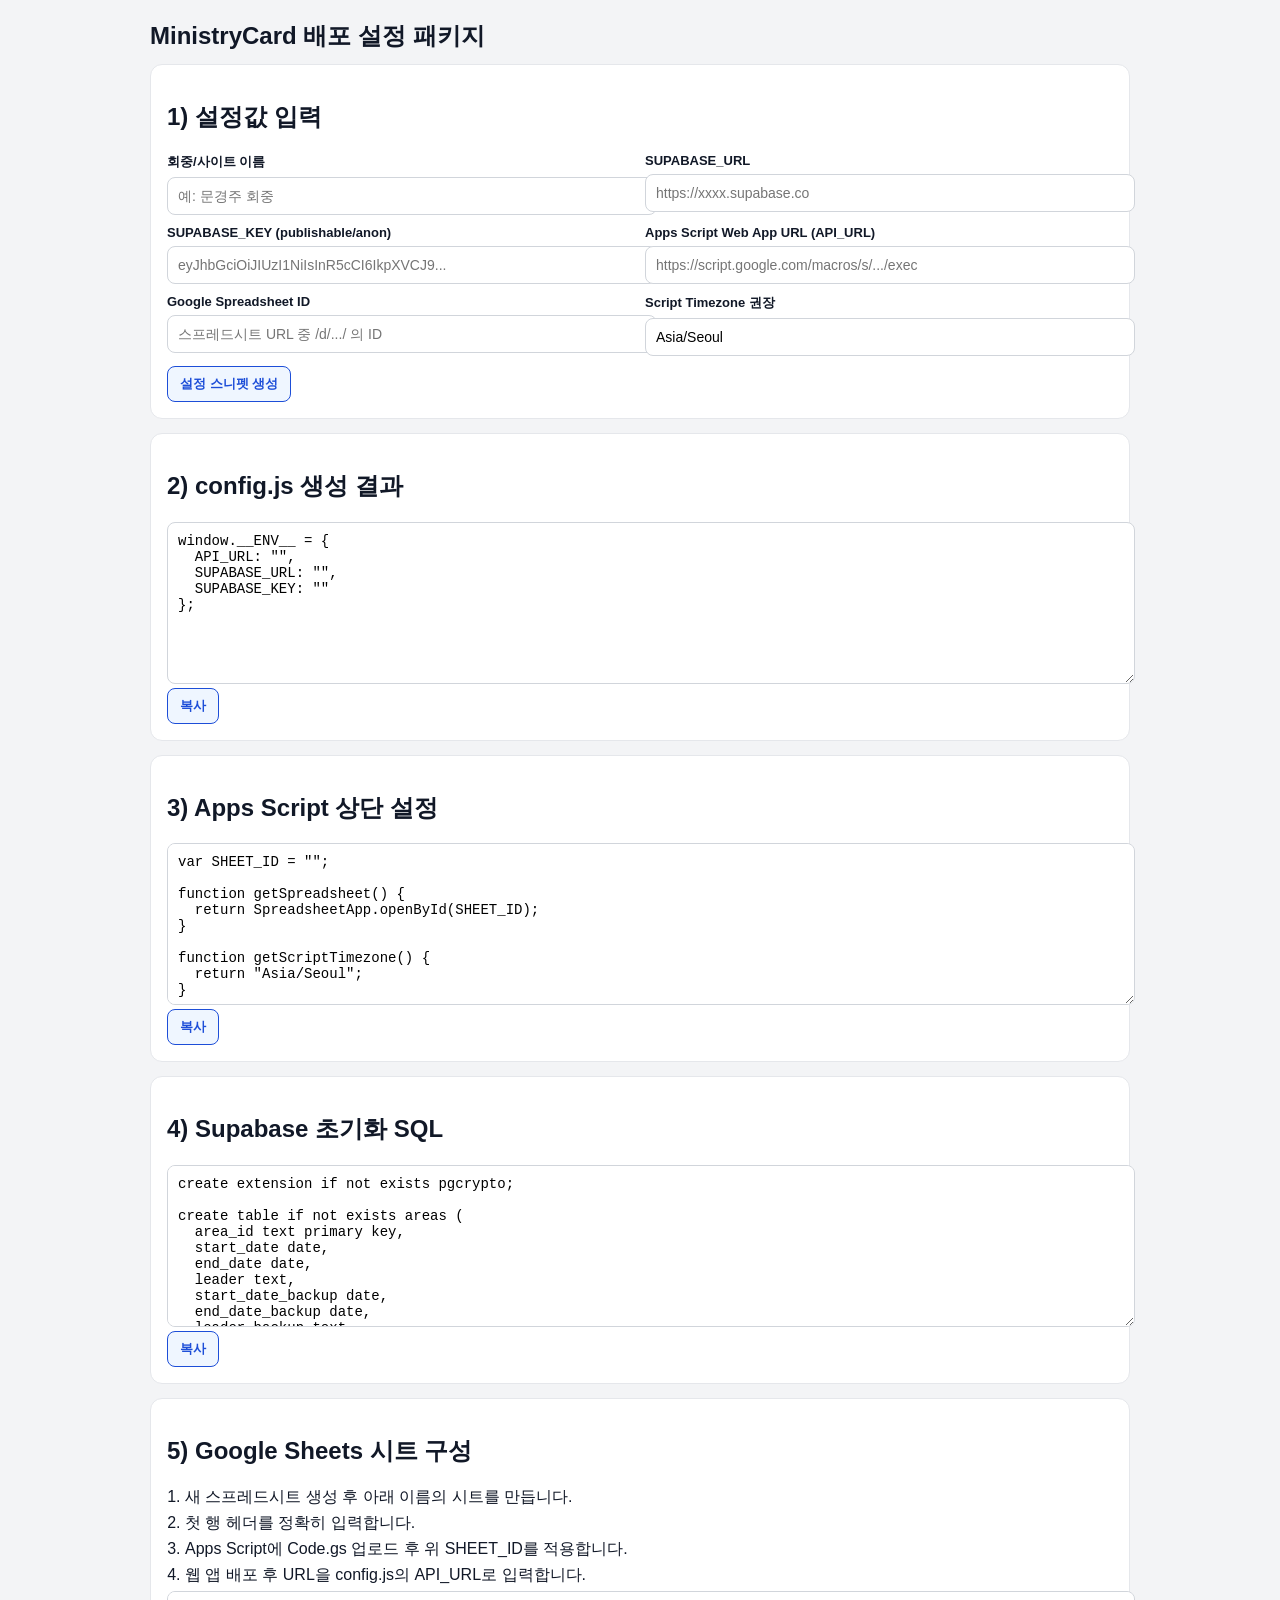
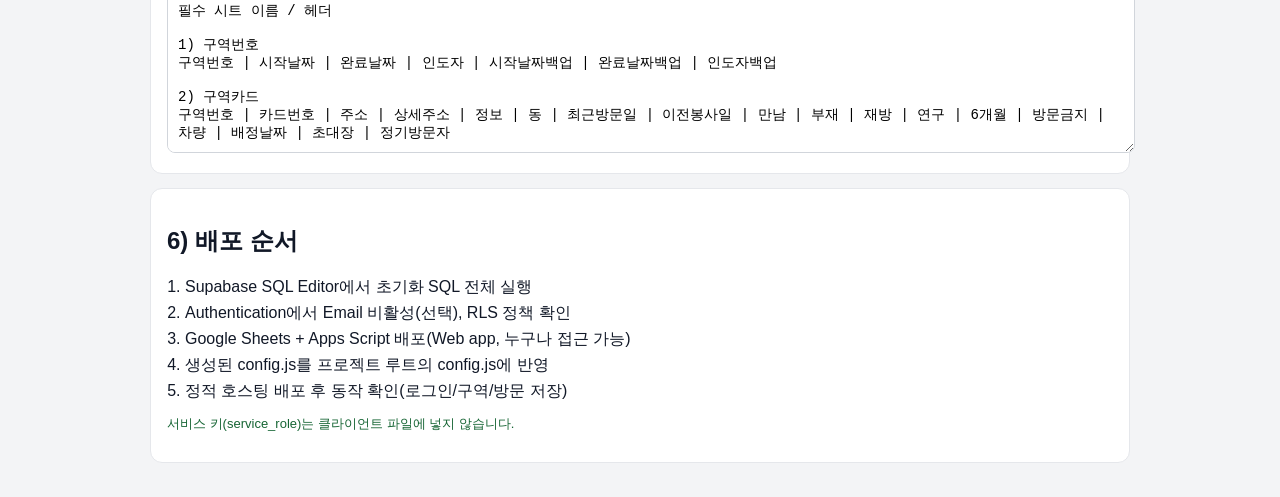
<file: setting.html>
<!doctype html>
<html lang="ko">
  <head>
    <meta charset="UTF-8" />
    <meta name="viewport" content="width=device-width, initial-scale=1.0" />
    <title>MinistryCard 배포 설정</title>
    <style>
      body {
        margin: 0;
        font-family: Arial, sans-serif;
        background: #f3f4f6;
        color: #111827;
      }
      .wrap {
        max-width: 980px;
        margin: 0 auto;
        padding: 20px;
      }
      h1 {
        margin: 0 0 12px;
        font-size: 24px;
      }
      .card {
        background: #ffffff;
        border: 1px solid #e5e7eb;
        border-radius: 12px;
        padding: 16px;
        margin-bottom: 14px;
      }
      .grid {
        display: grid;
        grid-template-columns: 1fr 1fr;
        gap: 10px;
      }
      .field {
        display: flex;
        flex-direction: column;
        gap: 6px;
      }
      label {
        font-size: 13px;
        font-weight: 700;
      }
      input,
      textarea {
        width: 100%;
        border: 1px solid #d1d5db;
        border-radius: 8px;
        font-size: 14px;
        padding: 10px;
        background: #fff;
      }
      textarea {
        min-height: 140px;
        resize: vertical;
        font-family: Consolas, monospace;
      }
      .actions {
        display: flex;
        gap: 8px;
        flex-wrap: wrap;
      }
      button {
        border: 1px solid #1d4ed8;
        color: #1d4ed8;
        background: #eff6ff;
        border-radius: 8px;
        padding: 8px 12px;
        font-weight: 700;
        cursor: pointer;
      }
      .step {
        margin: 0;
        padding-left: 18px;
      }
      .step li {
        margin: 5px 0;
      }
      .ok {
        font-size: 13px;
        color: #166534;
      }
      @media (max-width: 768px) {
        .grid {
          grid-template-columns: 1fr;
        }
      }
    </style>
  </head>
  <body>
    <div class="wrap">
      <h1>MinistryCard 배포 설정 패키지</h1>

      <section class="card">
        <h2>1) 설정값 입력</h2>
        <div class="grid">
          <div class="field">
            <label for="siteName">회중/사이트 이름</label>
            <input id="siteName" placeholder="예: 문경주 회중" />
          </div>
          <div class="field">
            <label for="supabaseUrl">SUPABASE_URL</label>
            <input id="supabaseUrl" placeholder="https://xxxx.supabase.co" />
          </div>
          <div class="field">
            <label for="supabaseKey">SUPABASE_KEY (publishable/anon)</label>
            <input id="supabaseKey" placeholder="eyJhbGciOiJIUzI1NiIsInR5cCI6IkpXVCJ9..." />
          </div>
          <div class="field">
            <label for="apiUrl">Apps Script Web App URL (API_URL)</label>
            <input id="apiUrl" placeholder="https://script.google.com/macros/s/.../exec" />
          </div>
          <div class="field">
            <label for="sheetId">Google Spreadsheet ID</label>
            <input id="sheetId" placeholder="스프레드시트 URL 중 /d/.../ 의 ID" />
          </div>
          <div class="field">
            <label for="timezone">Script Timezone 권장</label>
            <input id="timezone" value="Asia/Seoul" />
          </div>
        </div>
        <div class="actions" style="margin-top: 10px">
          <button id="genBtn">설정 스니펫 생성</button>
        </div>
      </section>

      <section class="card">
        <h2>2) config.js 생성 결과</h2>
        <textarea id="configOut"></textarea>
        <div class="actions">
          <button data-copy="configOut">복사</button>
        </div>
      </section>

      <section class="card">
        <h2>3) Apps Script 상단 설정</h2>
        <textarea id="gasOut"></textarea>
        <div class="actions">
          <button data-copy="gasOut">복사</button>
        </div>
      </section>

      <section class="card">
        <h2>4) Supabase 초기화 SQL</h2>
        <textarea id="sqlOut"></textarea>
        <div class="actions">
          <button data-copy="sqlOut">복사</button>
        </div>
      </section>

      <section class="card">
        <h2>5) Google Sheets 시트 구성</h2>
        <ol class="step">
          <li>새 스프레드시트 생성 후 아래 이름의 시트를 만듭니다.</li>
          <li>첫 행 헤더를 정확히 입력합니다.</li>
          <li>Apps Script에 Code.gs 업로드 후 위 SHEET_ID를 적용합니다.</li>
          <li>웹 앱 배포 후 URL을 config.js의 API_URL로 입력합니다.</li>
        </ol>
        <textarea id="sheetSpec" readonly></textarea>
      </section>

      <section class="card">
        <h2>6) 배포 순서</h2>
        <ol class="step">
          <li>Supabase SQL Editor에서 초기화 SQL 전체 실행</li>
          <li>Authentication에서 Email 비활성(선택), RLS 정책 확인</li>
          <li>Google Sheets + Apps Script 배포(Web app, 누구나 접근 가능)</li>
          <li>생성된 config.js를 프로젝트 루트의 config.js에 반영</li>
          <li>정적 호스팅 배포 후 동작 확인(로그인/구역/방문 저장)</li>
        </ol>
        <p class="ok">서비스 키(service_role)는 클라이언트 파일에 넣지 않습니다.</p>
      </section>
    </div>

    <script>
      const sqlTemplate = `create extension if not exists pgcrypto;

create table if not exists areas (
  area_id text primary key,
  start_date date,
  end_date date,
  leader text,
  start_date_backup date,
  end_date_backup date,
  leader_backup text
);

create table if not exists cards (
  id uuid primary key default gen_random_uuid(),
  area_id text not null,
  card_number text not null,
  town text,
  address text,
  detail_address text,
  memo text,
  recent_visit_date date,
  prev_visit_date date,
  meet boolean default false,
  absent boolean default false,
  revisit boolean default false,
  study boolean default false,
  six_months boolean default false,
  banned boolean default false,
  invite boolean default false,
  car_id text,
  assignment_date date,
  regular_worker text,
  created_at timestamptz default now(),
  unique(area_id, card_number)
);

create table if not exists deleted_cards (
  id uuid primary key default gen_random_uuid(),
  area_id text not null,
  card_number text not null,
  town text,
  address text,
  detail_address text,
  memo text,
  deleted_at timestamptz default now(),
  unique(area_id, card_number)
);

create table if not exists evangelists (
  id uuid primary key default gen_random_uuid(),
  name text unique not null,
  password text,
  role text default '전도인',
  gender text,
  is_deaf boolean default false,
  driver boolean default false,
  capacity int default 0,
  spouse text
);

create table if not exists visits (
  id uuid primary key default gen_random_uuid(),
  area_id text not null,
  card_number text not null,
  visit_date date not null,
  worker text,
  result text,
  note text,
  created_at timestamptz default now(),
  unique(area_id, card_number, visit_date, worker)
);
create index if not exists idx_visits_area_card_date on visits(area_id, card_number, visit_date desc);

create table if not exists completions (
  id uuid primary key default gen_random_uuid(),
  area_id text not null,
  start_date date,
  end_date date not null,
  leader text,
  created_at timestamptz default now(),
  unique(area_id, end_date)
);

create table if not exists car_assignments (
  id uuid primary key default gen_random_uuid(),
  date date not null,
  slot text default '오전',
  car_id text,
  driver text,
  passengers jsonb default '[]'::jsonb,
  created_at timestamptz default now(),
  unique(date, slot, car_id)
);

create table if not exists volunteer_weeks (
  id uuid primary key default gen_random_uuid(),
  week_start date unique not null,
  data jsonb not null default '{}'::jsonb,
  created_at timestamptz default now(),
  updated_at timestamptz default now()
);

create table if not exists invite_campaign (
  id uuid primary key default gen_random_uuid(),
  status text not null default 'active',
  start_date date not null,
  end_date date,
  memo text,
  created_at timestamptz default now()
);

create table if not exists site_config (
  id uuid primary key default gen_random_uuid(),
  config_key text unique not null,
  config_value jsonb not null,
  updated_at timestamptz default now()
);

insert into site_config(config_key, config_value)
values ('super_admin', '{"id":"admin","pass":"admin1234"}'::jsonb)
on conflict (config_key) do nothing;

alter table areas enable row level security;
alter table cards enable row level security;
alter table deleted_cards enable row level security;
alter table evangelists enable row level security;
alter table visits enable row level security;
alter table completions enable row level security;
alter table car_assignments enable row level security;
alter table volunteer_weeks enable row level security;
alter table invite_campaign enable row level security;
alter table site_config enable row level security;

drop policy if exists p_all_areas on areas;
drop policy if exists p_all_cards on cards;
drop policy if exists p_all_deleted_cards on deleted_cards;
drop policy if exists p_all_evangelists on evangelists;
drop policy if exists p_all_visits on visits;
drop policy if exists p_all_completions on completions;
drop policy if exists p_all_car_assignments on car_assignments;
drop policy if exists p_all_volunteer_weeks on volunteer_weeks;
drop policy if exists p_all_invite_campaign on invite_campaign;
drop policy if exists p_all_site_config on site_config;

create policy p_all_areas on areas for all to anon, authenticated using (true) with check (true);
create policy p_all_cards on cards for all to anon, authenticated using (true) with check (true);
create policy p_all_deleted_cards on deleted_cards for all to anon, authenticated using (true) with check (true);
create policy p_all_evangelists on evangelists for all to anon, authenticated using (true) with check (true);
create policy p_all_visits on visits for all to anon, authenticated using (true) with check (true);
create policy p_all_completions on completions for all to anon, authenticated using (true) with check (true);
create policy p_all_car_assignments on car_assignments for all to anon, authenticated using (true) with check (true);
create policy p_all_volunteer_weeks on volunteer_weeks for all to anon, authenticated using (true) with check (true);
create policy p_all_invite_campaign on invite_campaign for all to anon, authenticated using (true) with check (true);
create policy p_all_site_config on site_config for all to anon, authenticated using (true) with check (true);`;

      const sheetSpecText = `필수 시트 이름 / 헤더

1) 구역번호
구역번호 | 시작날짜 | 완료날짜 | 인도자 | 시작날짜백업 | 완료날짜백업 | 인도자백업

2) 구역카드
구역번호 | 카드번호 | 주소 | 상세주소 | 정보 | 동 | 최근방문일 | 이전봉사일 | 만남 | 부재 | 재방 | 연구 | 6개월 | 방문금지 | 차량 | 배정날짜 | 초대장 | 정기방문자

3) 방문내역
구역번호 | 카드번호 | 방문날짜 | 전도인 | 결과 | 메모

4) 완료내역
구역번호 | 시작날짜 | 완료날짜 | 인도자 | 비고

5) 전도인명단
이름 | 비밀번호 | 역할 | 성별 | 농인 | 운전자 | 차량 | 부부

6) 차량배정
날짜 | 시간대 | 차량 | 이름 | 역할

7) 봉사신청
주차시작 | 데이터

8) 초대장배부
상태 | 시작일 | 종료일 | 메모

9) 삭제
구역번호 | 카드번호 | 주소 | 삭제일`;

      const q = (id) => document.getElementById(id);

      const gen = () => {
        const supabaseUrl = q("supabaseUrl").value.trim();
        let supabaseKey = q("supabaseKey").value.trim();
        const apiUrl = q("apiUrl").value.trim();
        const sheetId = q("sheetId").value.trim();
        const tz = q("timezone").value.trim() || "Asia/Seoul";

        // 접두어 제거 로직 추가
        if (supabaseKey.startsWith("sb_publishable_")) {
          supabaseKey = supabaseKey.replace("sb_publishable_", "");
        }
        if (supabaseKey.startsWith("sb_secret_")) {
          supabaseKey = supabaseKey.replace("sb_secret_", "");
        }

        q("configOut").value = `window.__ENV__ = {
  API_URL: "${apiUrl}",
  SUPABASE_URL: "${supabaseUrl}",
  SUPABASE_KEY: "${supabaseKey}"
};`;

        q("gasOut").value = `var SHEET_ID = "${sheetId}";

function getSpreadsheet() {
  return SpreadsheetApp.openById(SHEET_ID);
}

function getScriptTimezone() {
  return "${tz}";
}`;
      };

      document.getElementById("genBtn").addEventListener("click", gen);
      document.querySelectorAll("[data-copy]").forEach((btn) => {
        btn.addEventListener("click", async () => {
          const id = btn.getAttribute("data-copy");
          const el = document.getElementById(id);
          if (!el) return;
          try {
            await navigator.clipboard.writeText(el.value);
            btn.textContent = "복사됨";
            setTimeout(() => {
              btn.textContent = "복사";
            }, 1000);
          } catch (e) {}
        });
      });

      q("sqlOut").value = sqlTemplate;
      q("sheetSpec").value = sheetSpecText;
      gen();
    </script>
  </body>
</html>
</file>
